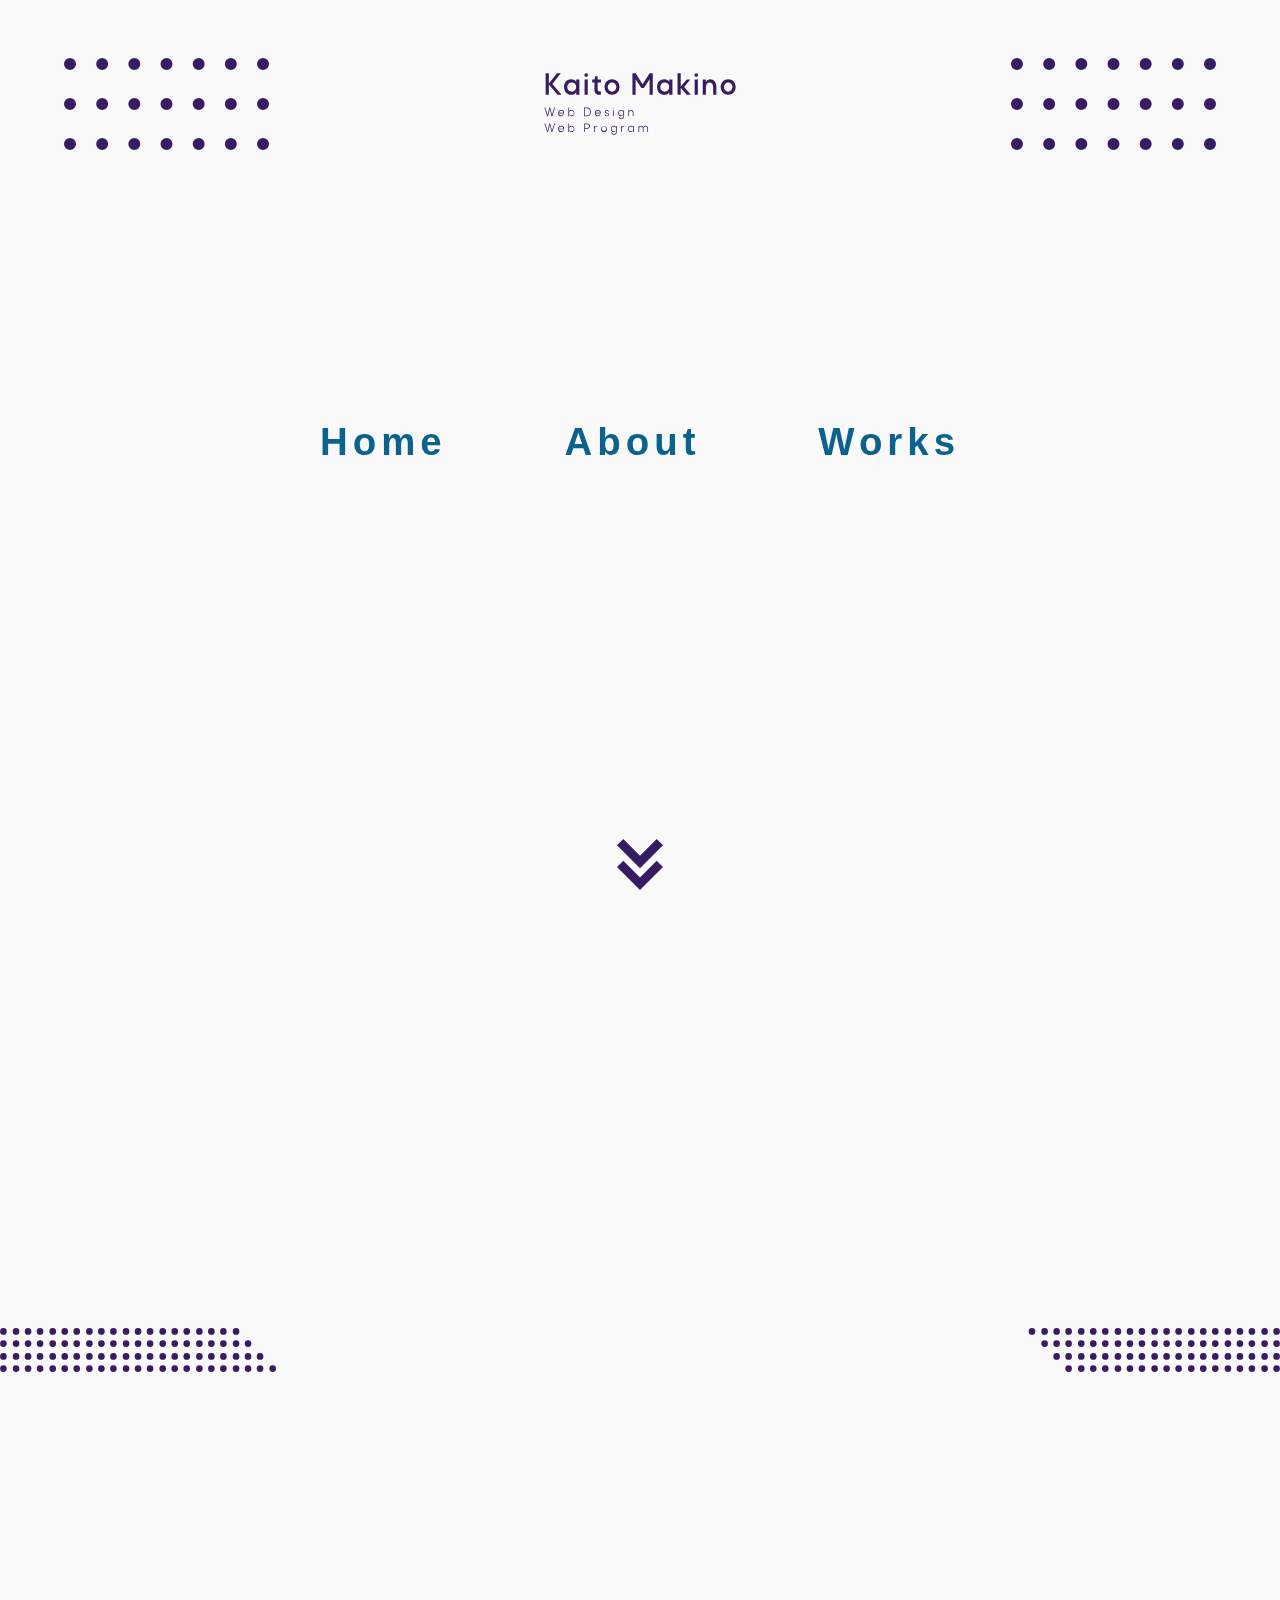
<file: index.html>
<!DOCTYPE html>
<html lang="en">

<head>
    <meta charset="UTF-8">
    <meta http-equiv="X-UA-Compatible" content="IE=edge">
    <meta name="viewport" content="width=device-width, initial-scale=1.0">
    <title>KaitoMakinoPortfolio</title>
    <link rel="stylesheet" href="./style/main.css">
    <link href="https://unpkg.com/aos@2.3.1/dist/aos.css" rel="stylesheet">
</head>

<body>
    <div id="homeHeader">
        <div class="headerIconBox">
            <img src="./icon/headerSideItem.svg" alt="" class="headerSideItem headerSideItemLeft">
            <img src="./icon/logo.svg" alt="headerLogo" id="headerLogo">
            <img src="./icon/headerSideItem.svg" alt="" class="headerSideItem headerSideItemRight">
        </div>
        <div id="headerNav">
            <a href="./index.html" data-aos="fade-right" data-aos-delay="700">
                <h1>Home</h1>
            </a>
            <a href="./about.html" data-aos="fade-down" data-aos-delay="500">
                <h1>About</h1>
            </a>
            <a href="./work.html" data-aos="fade-left" data-aos-delay="900">
                <h1>Works</h1>
            </a>
        </div>
        <img src="./icon/scrollIcon.svg" alt="scrollIcon" id="scrollIcon">
    </div>

    <div id="skill">
        <img src="./icon/skillSideItem.svg" alt="skillSideItem" class="skillSideItem">
        <div id="skillContent">
            <div id="skillCodingBox" class="skillContentBox">
                <div class="skillIconBox" data-aos="fade-right">
                    <img src="./icon/codingIcon.svg" alt="csrollIcon" id="skillCodingIcon" class="skillIcon">
                    <h2>Coding</h2>
                </div>
                <table class="skillTable skillTableCoding">
                    <tr class="skillTableContent" data-aos-anchor=".skillIconBox" data-aos="fade-right" data-aos-delay="200">
                        <td class="skillName">
                            <h3>HTML</h3>
                        </td>
                        <td class="skillScore">
                            <p>4 / 5</p>
                        </td>
                    </tr>
                    <tr class="skillTableContent" data-aos-anchor=".skillIconBox" data-aos="fade-right" data-aos-delay="300">
                        <td class="skillName">
                            <h3>CSS</h3>
                        </td>
                        <td class="skillScore">
                            <p>3 / 5</p>
                        </td>
                    </tr>
                    <tr class="skillTableContent" data-aos-anchor=".skillIconBox" data-aos="fade-right" data-aos-delay="400">
                        <td class="skillName">
                            <h3>JQuery</h3>
                        </td>
                        <td class="skillScore">
                            <p>1 / 5</p>
                        </td>
                    </tr>
                    <tr class="skillTableContent" data-aos-anchor=".skillIconBox" data-aos="fade-right" data-aos-delay="500">
                        <td class="skillName">
                            <h3>SCSS</h3>
                        </td>
                        <td class="skillScore">
                            <p>3 / 5</p>
                        </td>
                    </tr>
                </table>
            </div>
            <div id="skillDesignBox" class="skillContentBox">
                <div class="skillIconBox" data-aos="fade-left">
                    <img src="./icon/designIcon.svg" alt="" id="skillDesignIcon" class="skillIcon">
                    <h2>Design</h2>
                </div>
                <table class="skillTable skillTableDesign">
                    <tr class="skillTableContent" data-aos-anchor=".skillIconBox" data-aos="fade-left" data-aos-delay="200">
                        <td class="skillName">
                            <h3>Photoshop</h3>
                        </td>
                        <td class="skillScore">
                            <p>2 / 5</p>
                        </td>
                    </tr>
                    <tr class="skillTableContent" data-aos-anchor=".skillIconBox" data-aos="fade-left" data-aos-delay="300">
                        <td class="skillName">
                            <h3>Illustrator</h3>
                        </td>
                        <td class="skillScore">
                            <p>3 / 5</p>
                        </td>
                    </tr>
                    <tr class="skillTableContent" data-aos-anchor=".skillIconBox" data-aos="fade-left" data-aos-delay="400">
                        <td class="skillName">
                            <h3>Xd</h3>
                        </td>
                        <td class="skillScore">
                            <p>4 / 5</p>
                        </td>
                    </tr>
                </table>
            </div>
        </div>
    </div>

    <script src="https://code.jquery.com/jquery-3.5.1.min.js"></script>
    <script src="./js/anime.min.js"></script>
    <script src="https://unpkg.com/aos@2.3.1/dist/aos.js"></script>
    <script src="./js/main.js"></script>
    <script>AOS.init();</script>
</body>

</html>
</file>
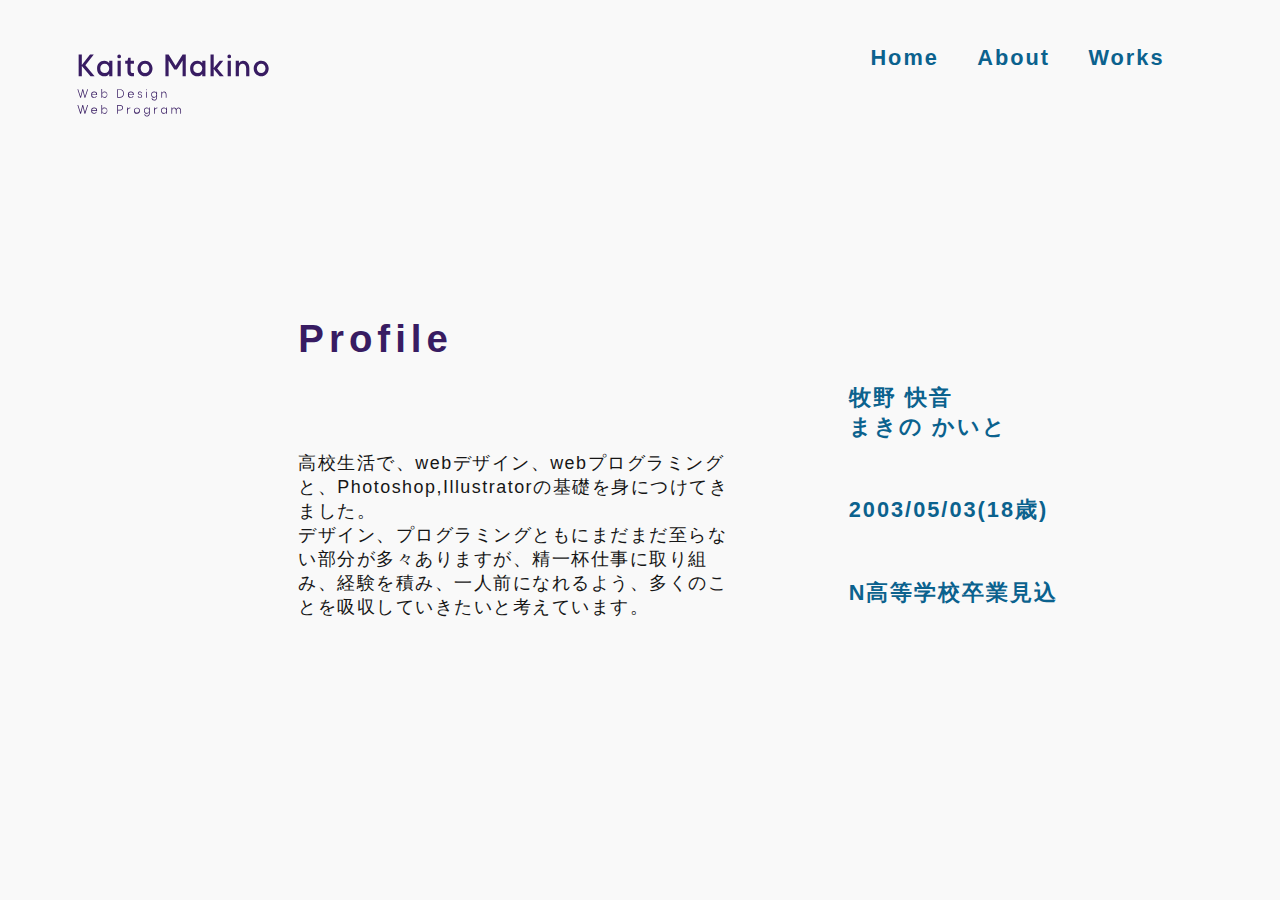
<file: about.html>
<!DOCTYPE html>
<html lang="en">

<head>
    <meta charset="UTF-8">
    <meta http-equiv="X-UA-Compatible" content="IE=edge">
    <meta name="viewport" content="width=device-width, initial-scale=1.0">
    <title>About</title>
    <link rel="stylesheet" href="./style/main.css">
</head>

<body>
    <div class="header">
        <img src="./icon/logo.svg" class="logo">
        <div class="nav">
            <a href="./index.html"><h3>Home</h3></a>
            <a href="./about.html"><h3>About</h3></a>
            <a href="./work.html"><h3>Works</h3></a>
        </div>
    </div>
    <div id="aboutMainContent">
        <div id="aboutTextBox">
            <div Id="aboutText">
                <h1>Profile</h1>
                <p>高校生活で、webデザイン、webプログラミングと、Photoshop,Illustratorの基礎を身につけてきました。<br>デザイン、プログラミングともにまだまだ至らない部分が多々ありますが、精一杯仕事に取り組み、経験を積み、一人前になれるよう、多くのことを吸収していきたいと考えています。</p>
            </div>
            <div id="aboutSkill">
                <h3>牧野 快音<br>まきの かいと</h3>
                <h3>2003/05/03(18歳)</h3>
                <h3>N高等学校卒業見込</h3>
            </div>
        </div>
    </div>

    <script src="https://code.jquery.com/jquery-3.5.1.min.js"></script>
    <script src="./js/anime.min.js"></script>
    <script src="https://unpkg.com/aos@2.3.1/dist/aos.js"></script>
    <script src="./js/main.js"></script>
    <script>AOS.init();</script>
</body>

</html>
</file>
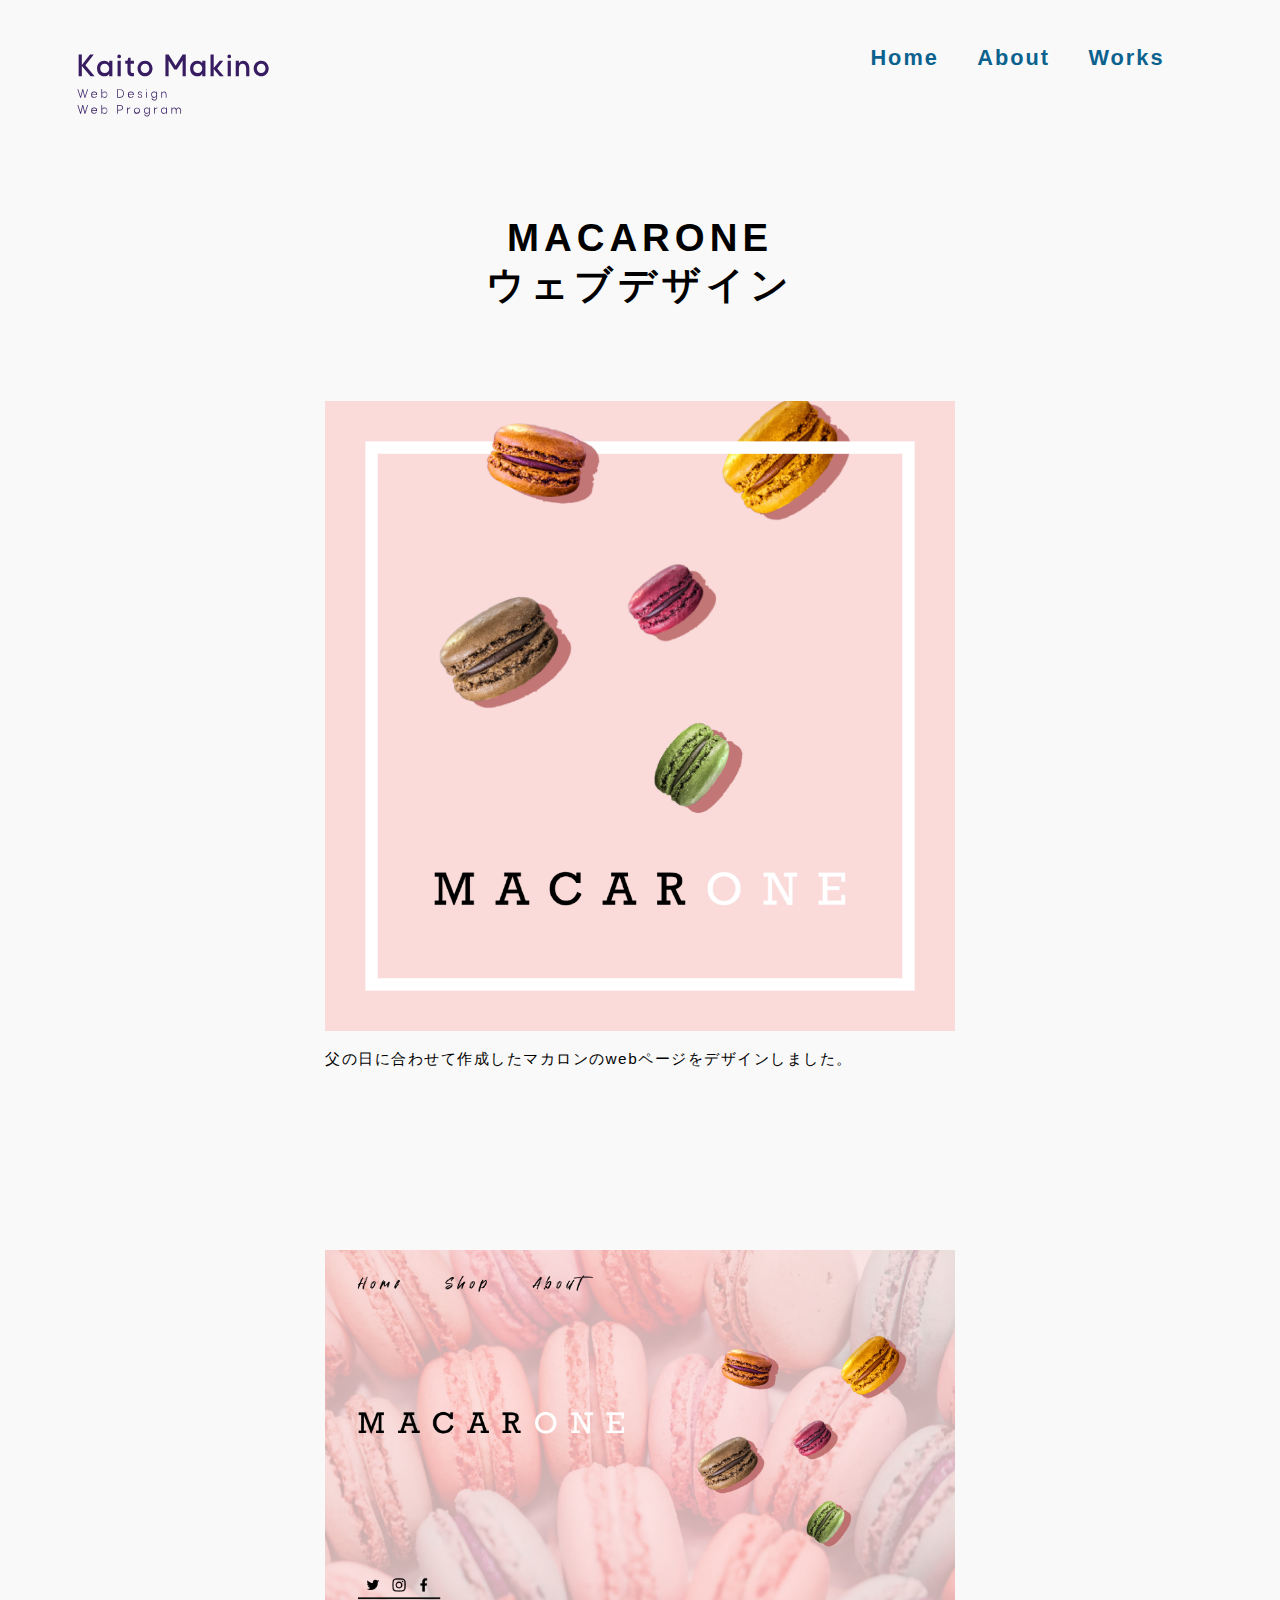
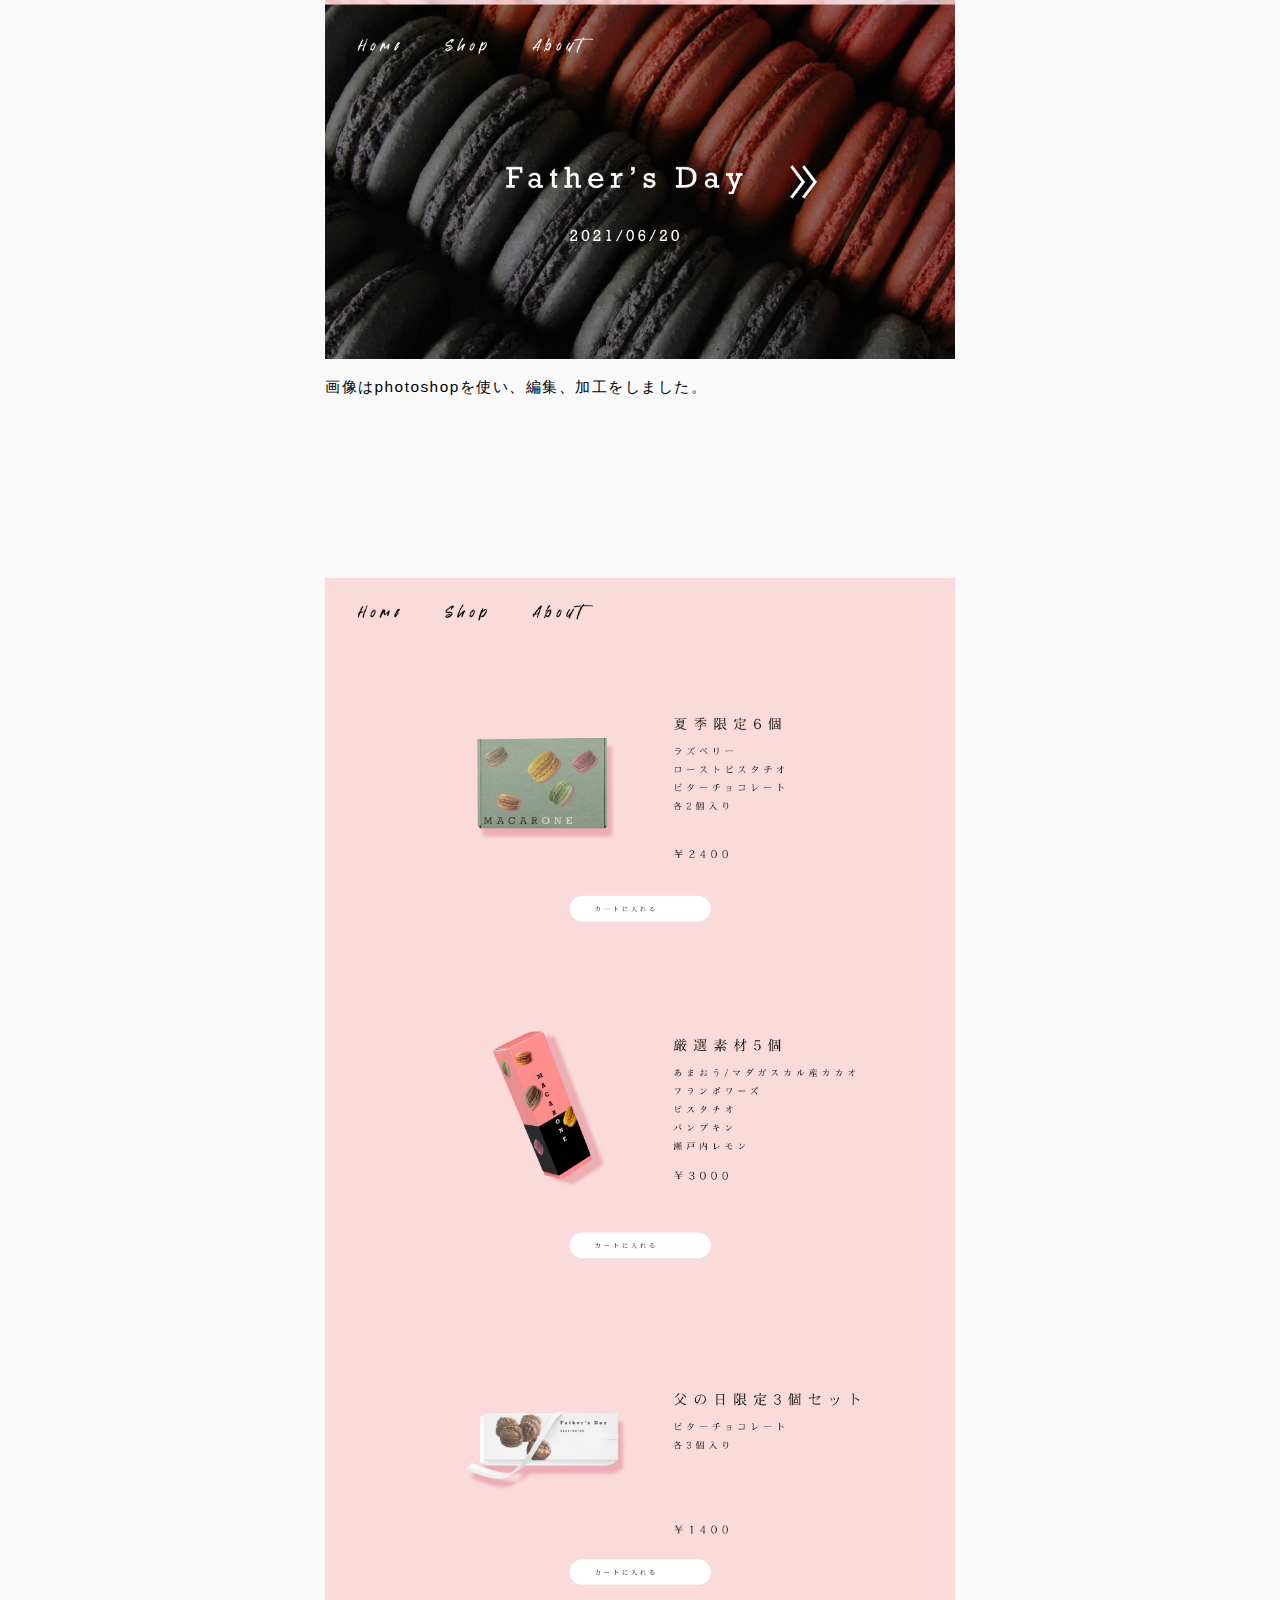
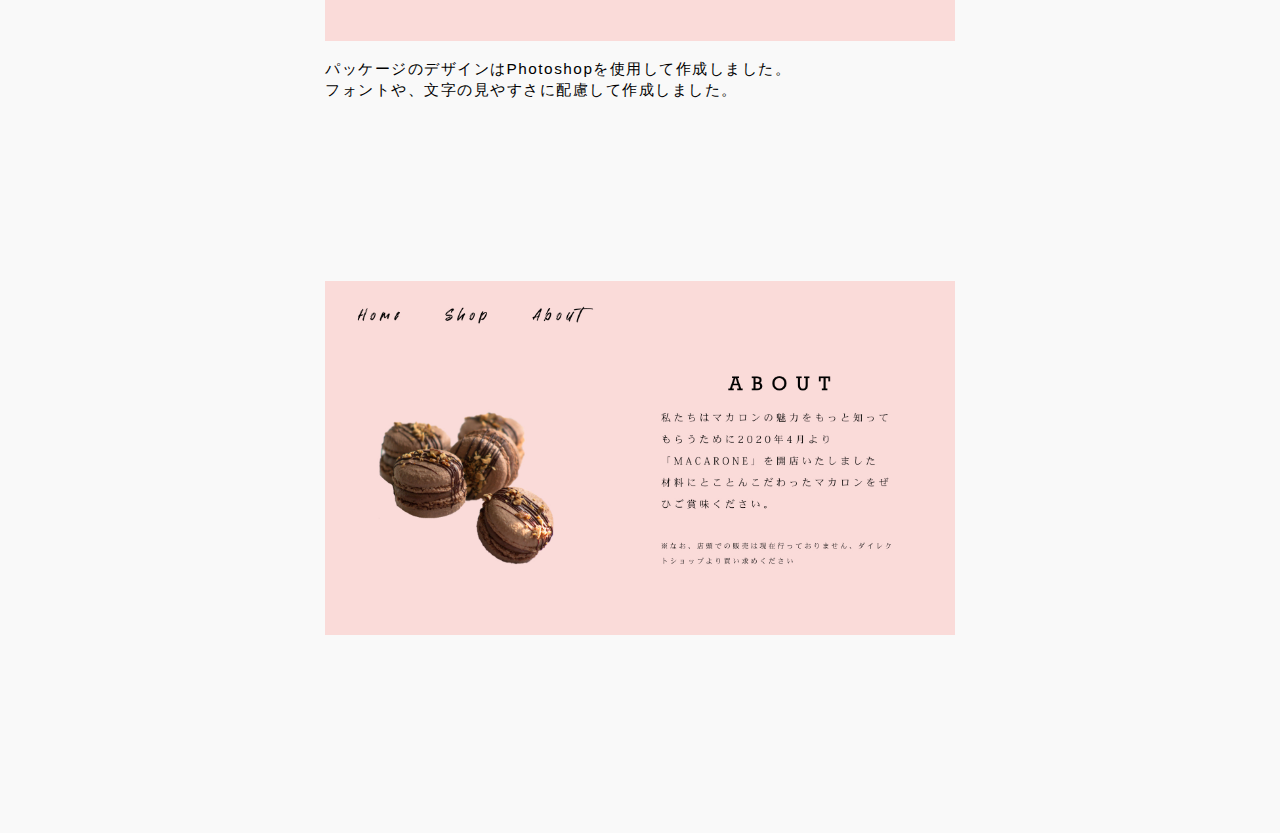
<file: works/macaroneWeb.html>
<!DOCTYPE html>
<html lang="en">
<head>
    <meta charset="UTF-8">
    <meta http-equiv="X-UA-Compatible" content="IE=edge">
    <meta name="viewport" content="width=device-width, initial-scale=1.0">
    <title>macaroneWeb</title>
    <link rel="stylesheet" href="../style/main.css">
    <link rel="stylesheet" href="../style/work.css">
    <link href="https://unpkg.com/aos@2.3.1/dist/aos.css" rel="stylesheet">
</head>
<body>
    <div id="worksHeader" class="header">
        <img src="../icon/logo.svg" class="logo">
        <div class="nav">
            <a href="../index.html">
                <h3>Home</h3>
            </a>
            <a href="../about.html">
                <h3>About</h3>
            </a>
            <a href="../work.html">
                <h3>Works</h3>
            </a>
        </div>
    </div>

    <div class="workTitle">
        <h1>MACARONE<br>ウェブデザイン</h1>
    </div>

    <div class="workContentBox">
        <img src="../image/macaroneWeb/macaroneWebIcon.jpg" alt="cosmePoster" class="workImage">
        <div class="textBox">
            <h2></h2>
            <p>父の日に合わせて作成したマカロンのwebページをデザインしました。</p>
        </div>
    </div>

    <div class="workContentBox">
        <img src="../image/macaroneWeb/macaroneWeb1.jpg" alt="cosmePoster" class="workImage">
        <div class="textBox">
            <h2></h2>
            <p>画像はphotoshopを使い、編集、加工をしました。</p>
        </div>
    </div>

    <div class="workContentBox">
        <img src="../image/macaroneWeb/macaroneWeb2.jpg" alt="cosmePoster" class="workImage">
        <div class="textBox">
            <h2></h2>
            <p>パッケージのデザインはPhotoshopを使用して作成しました。<br>フォントや、文字の見やすさに配慮して作成しました。</p>
        </div>
    </div>

    <div class="workContentBox">
        <img src="../image/macaroneWeb/macaroneWeb3.jpg" alt="cosmePoster" class="workImage">
        <div class="textBox">
            <h2></h2>
            <p></p>
        </div>
    </div>
</body>
</html>
</file>
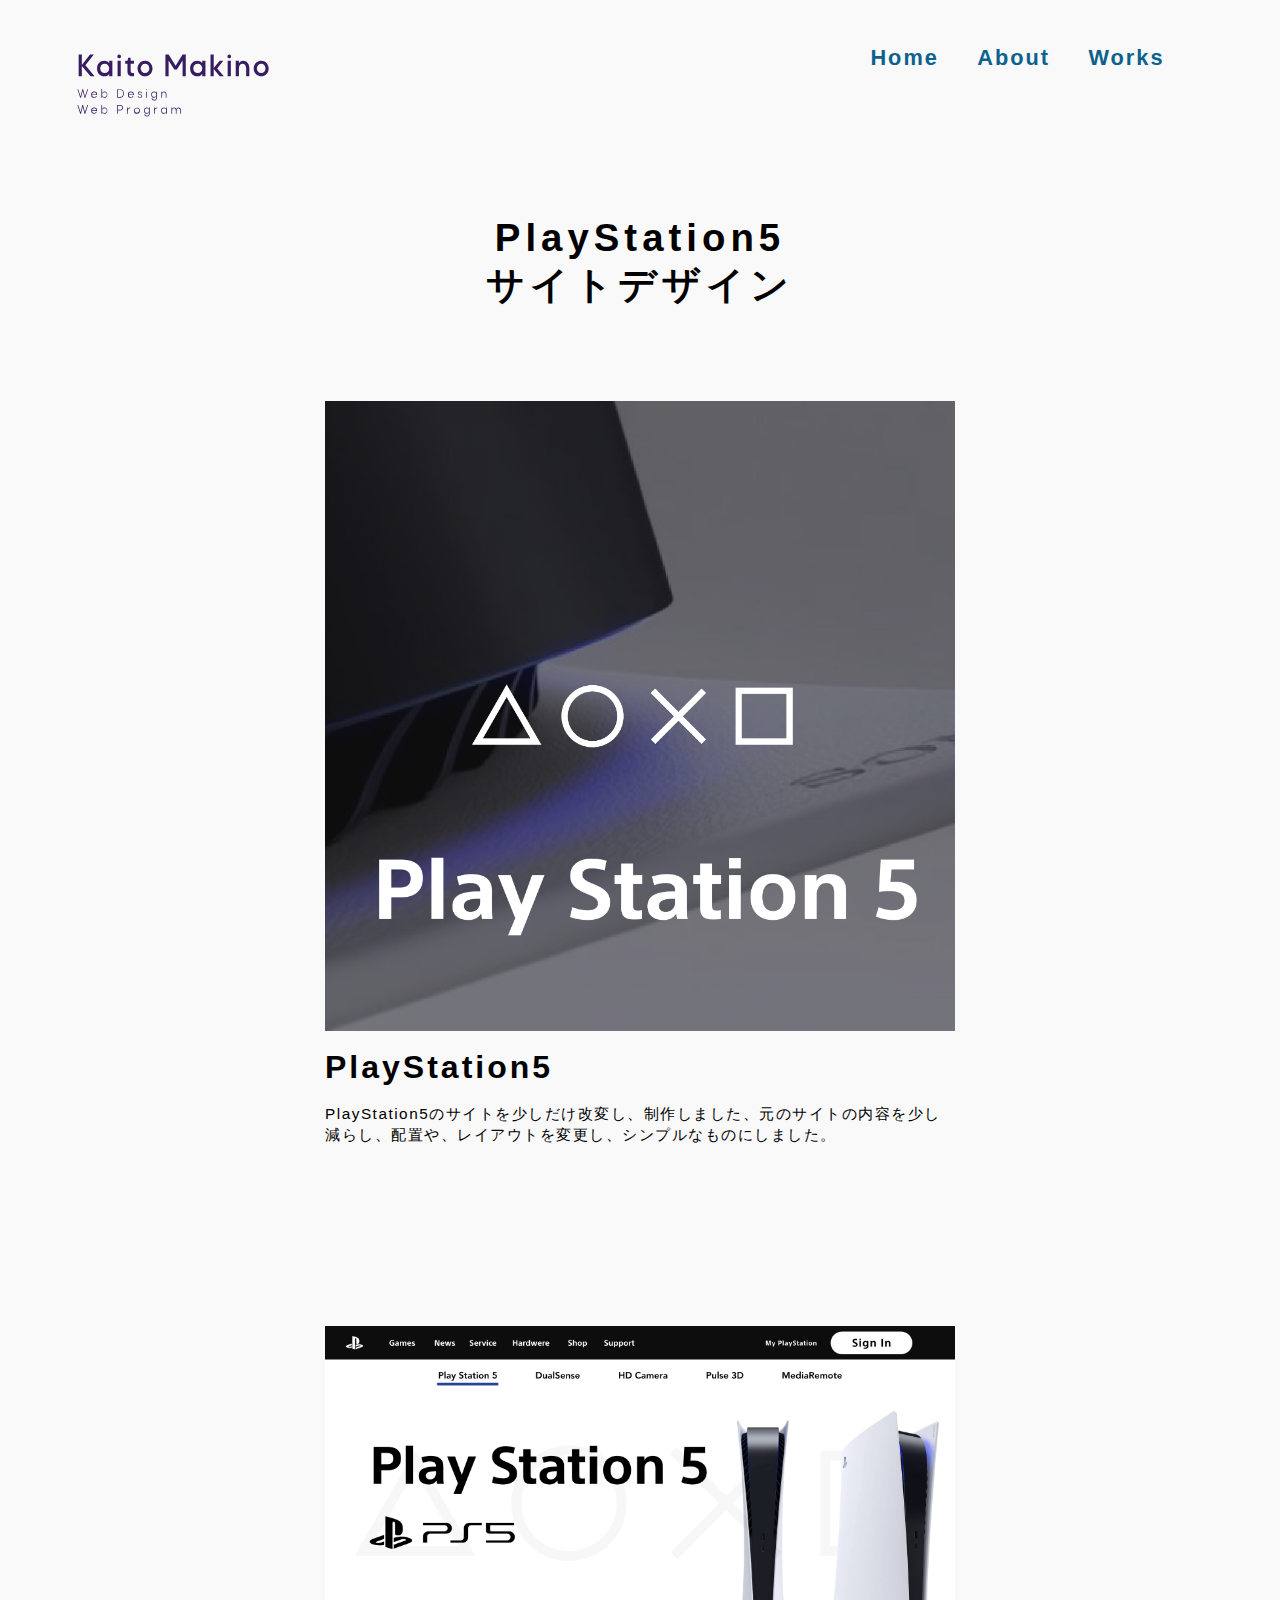
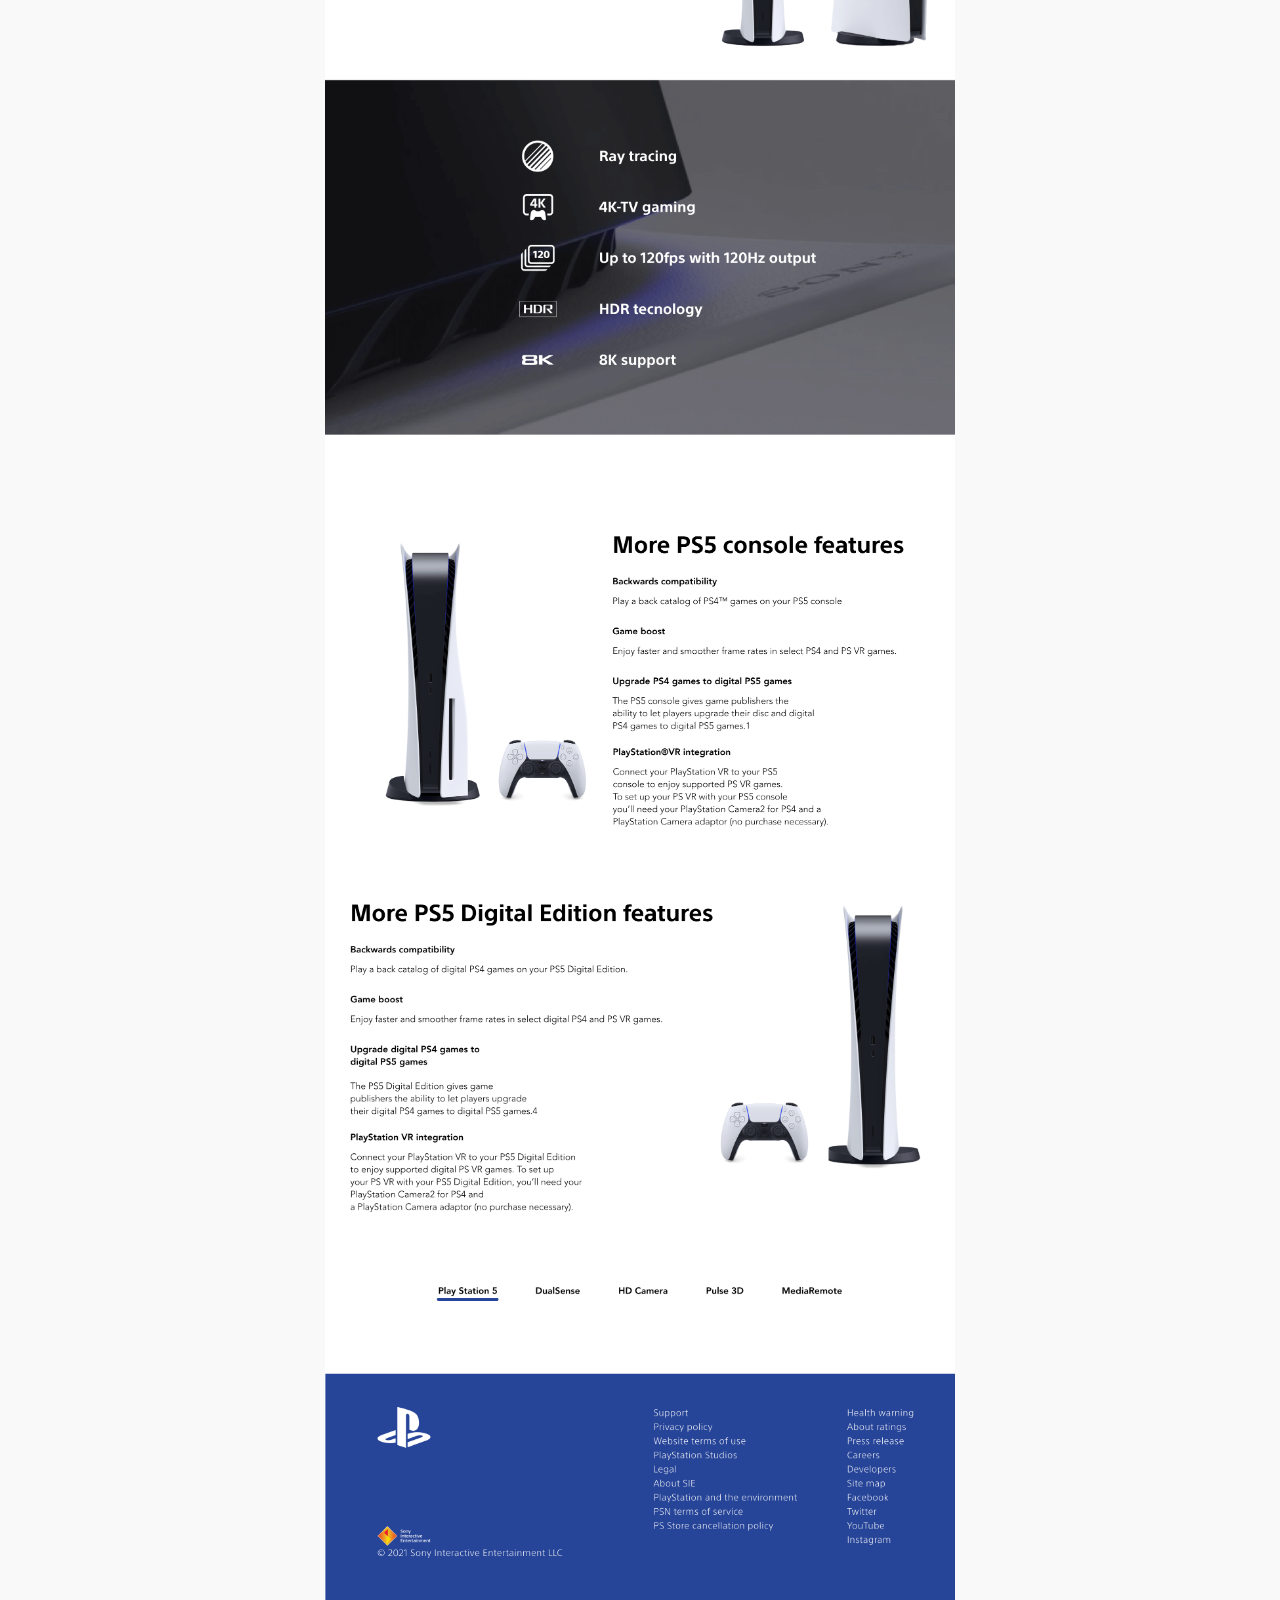
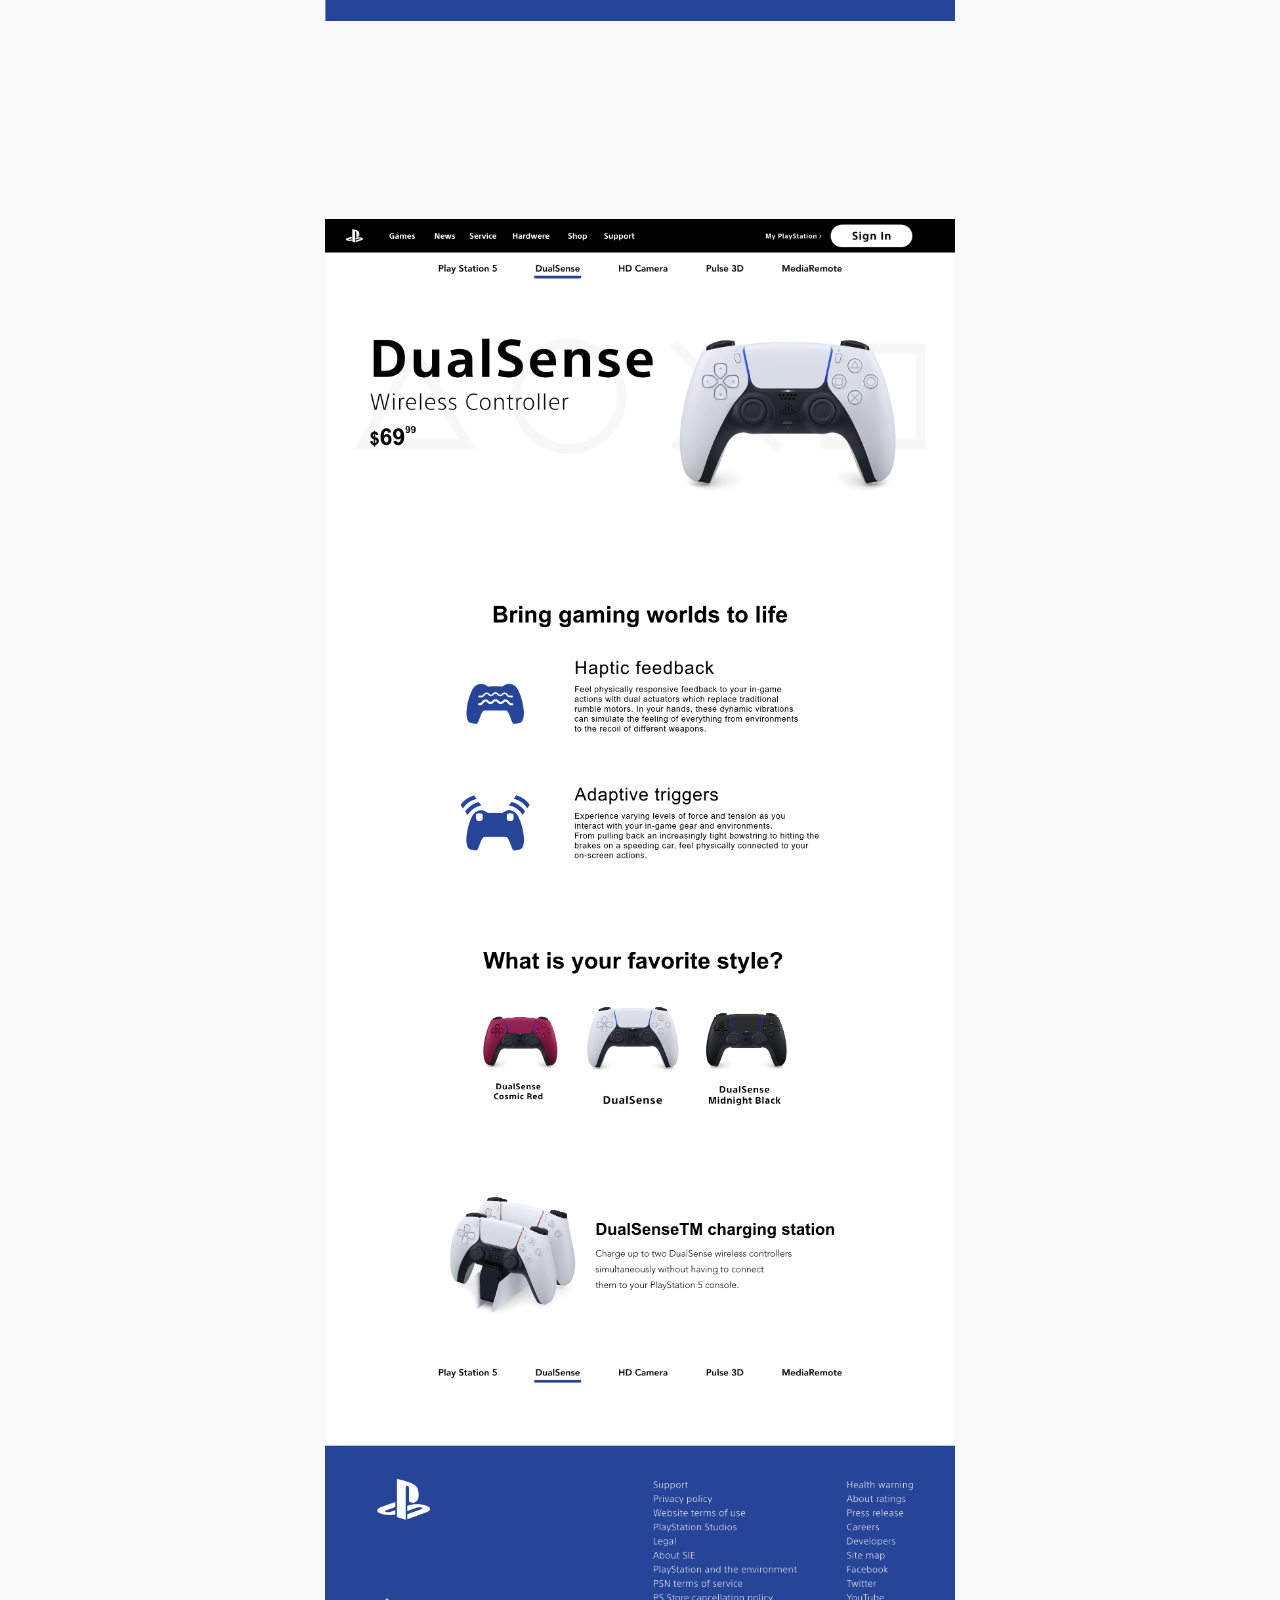
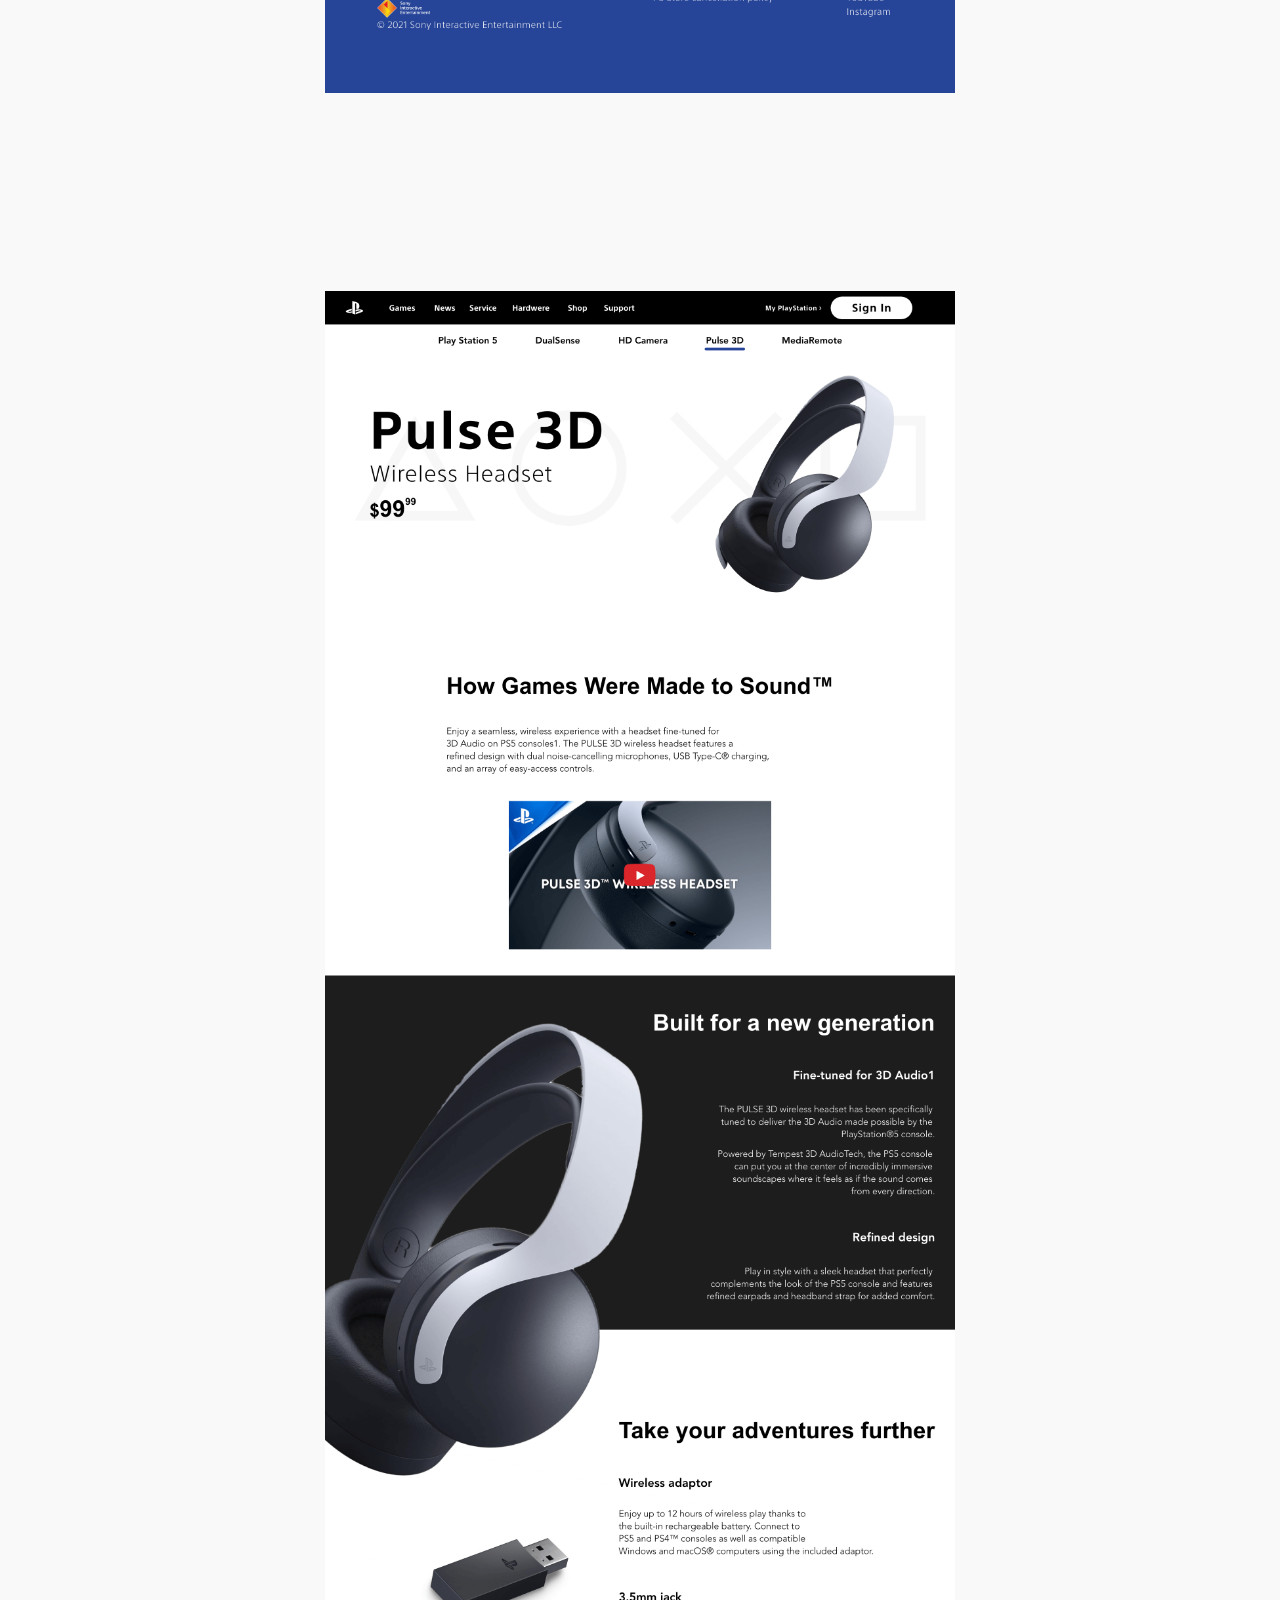
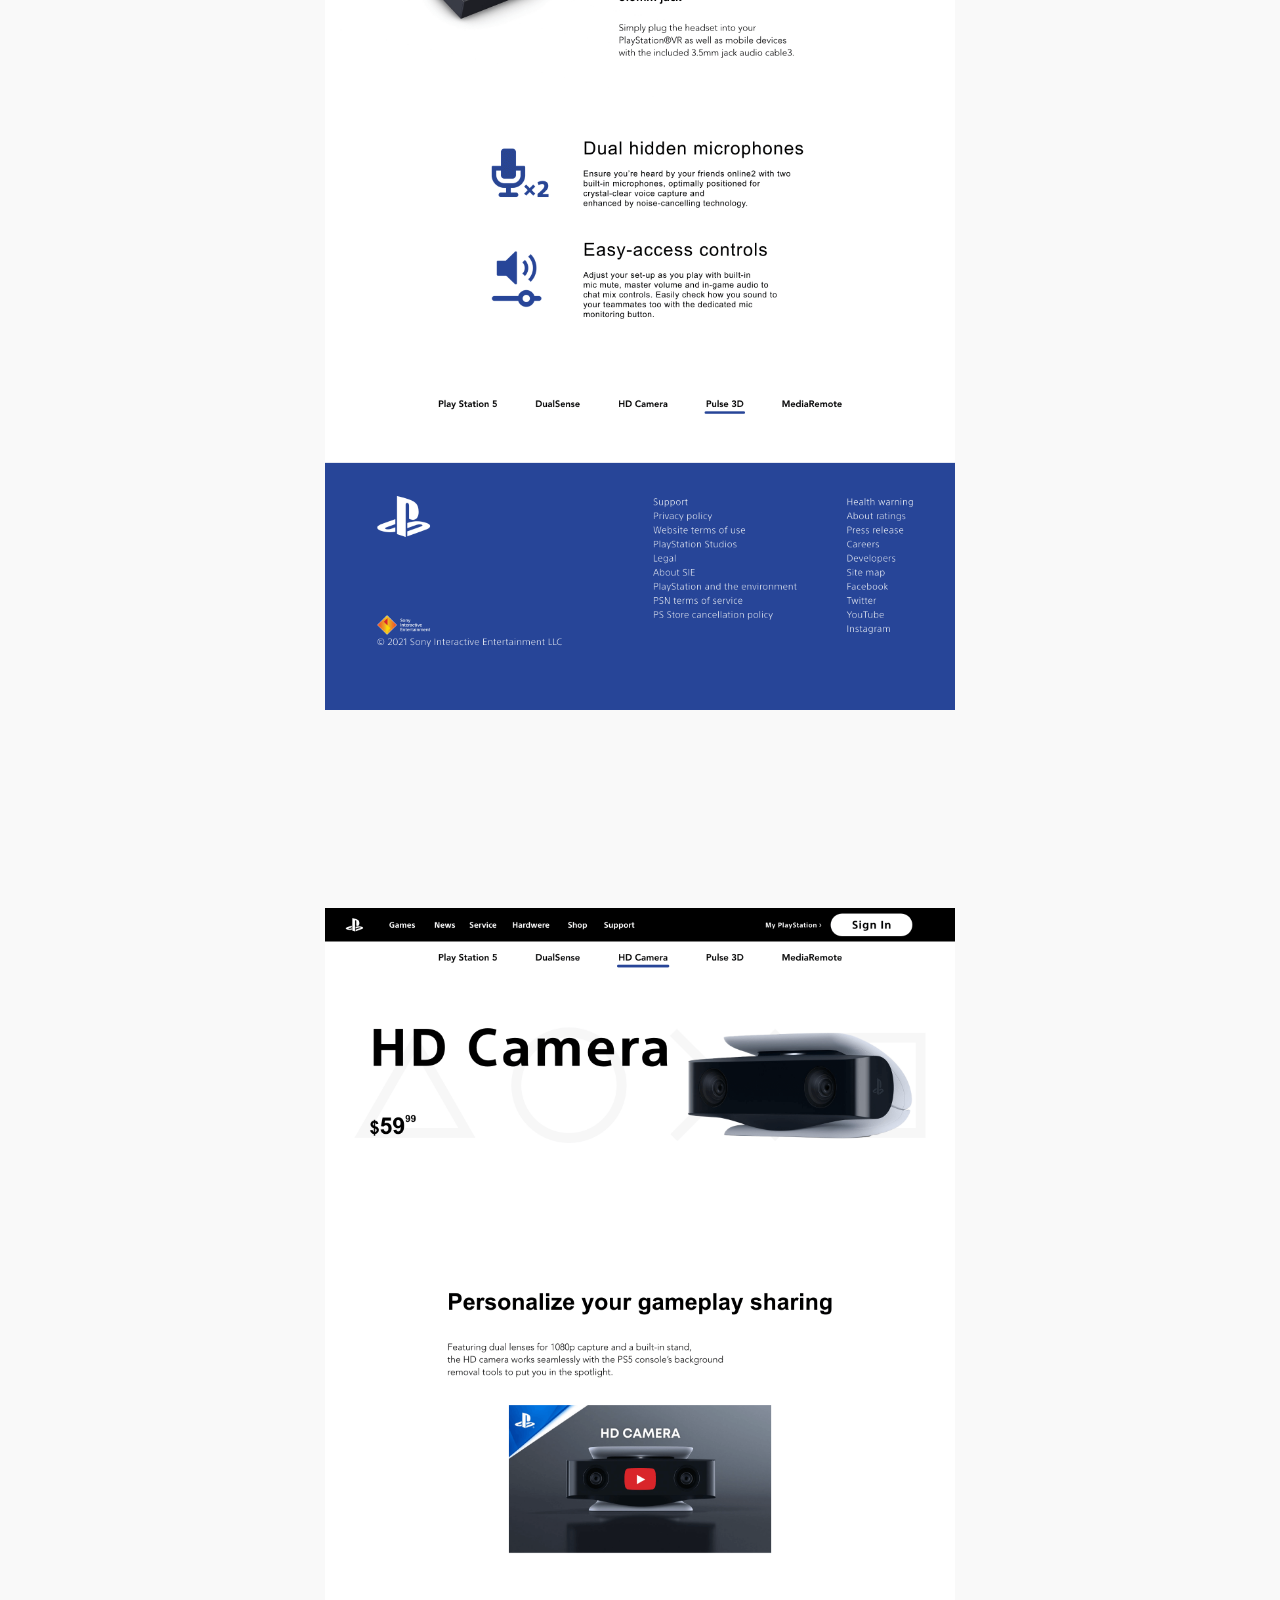
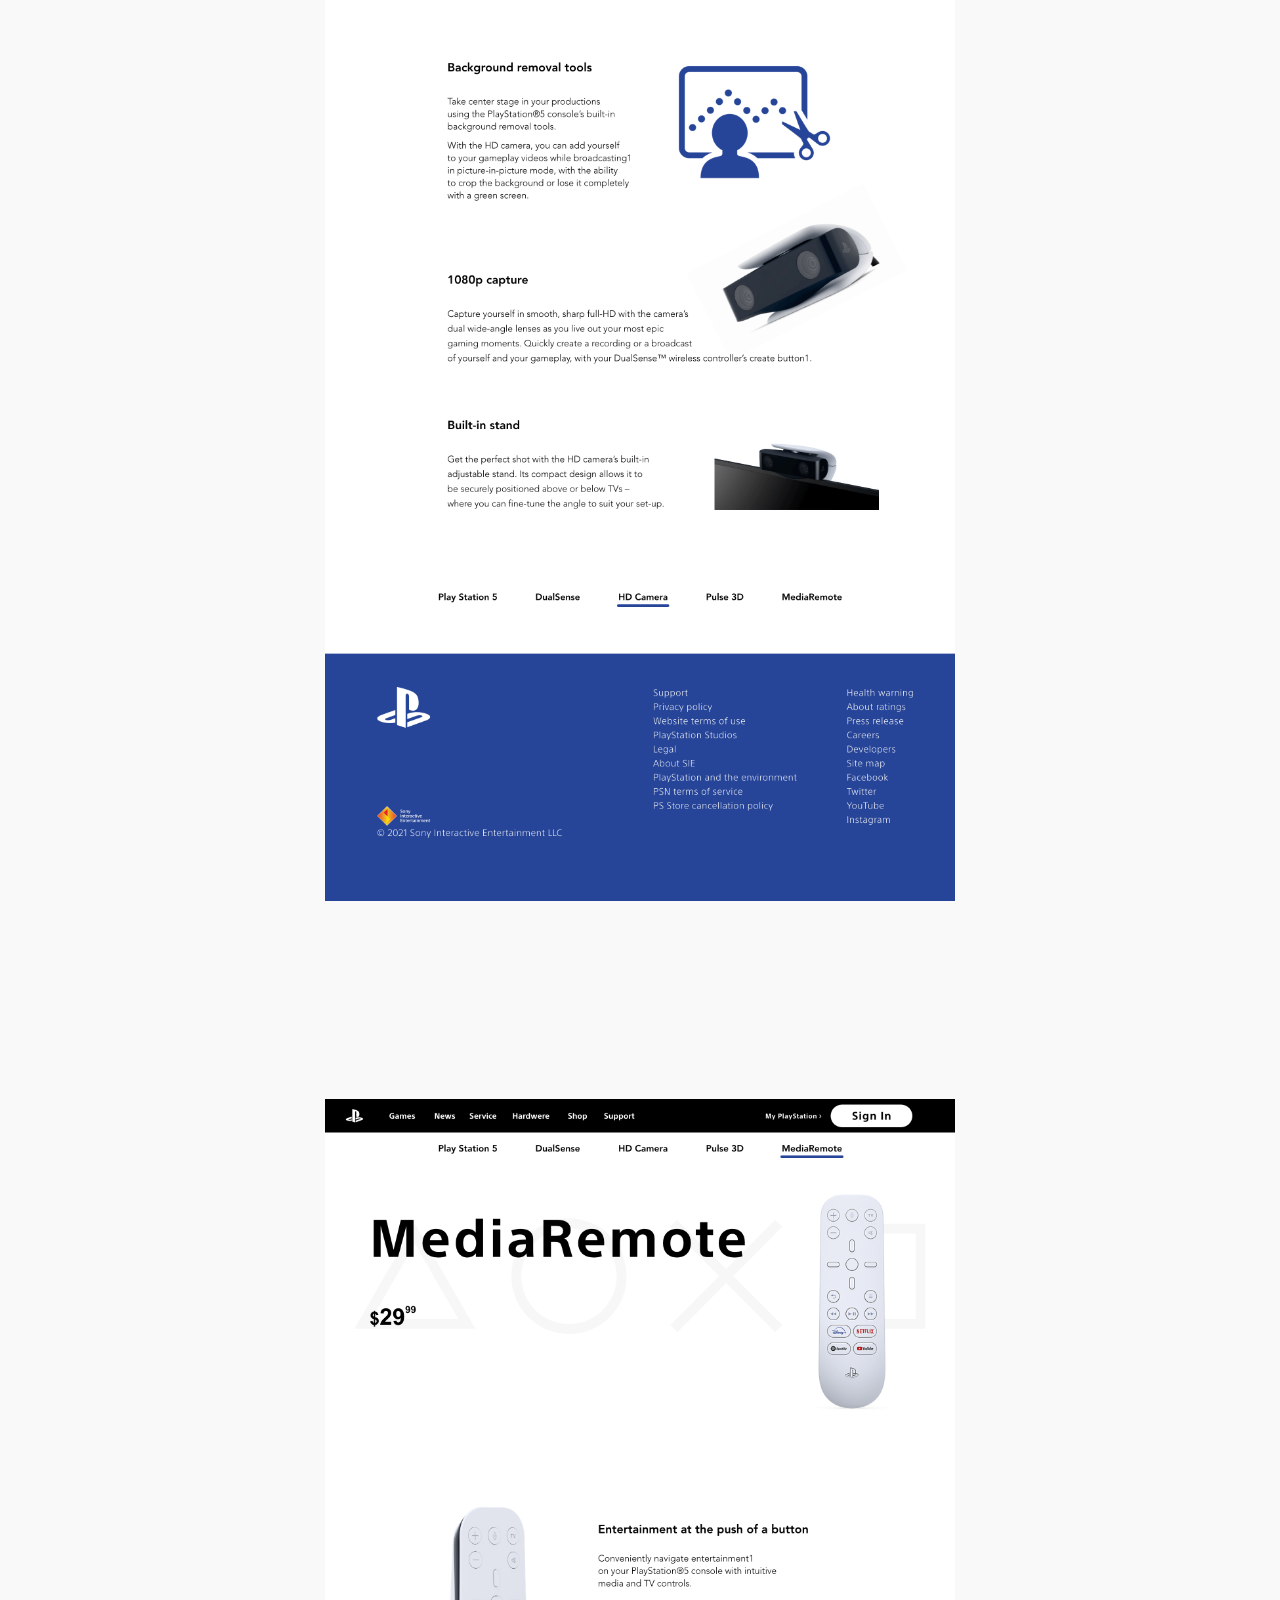
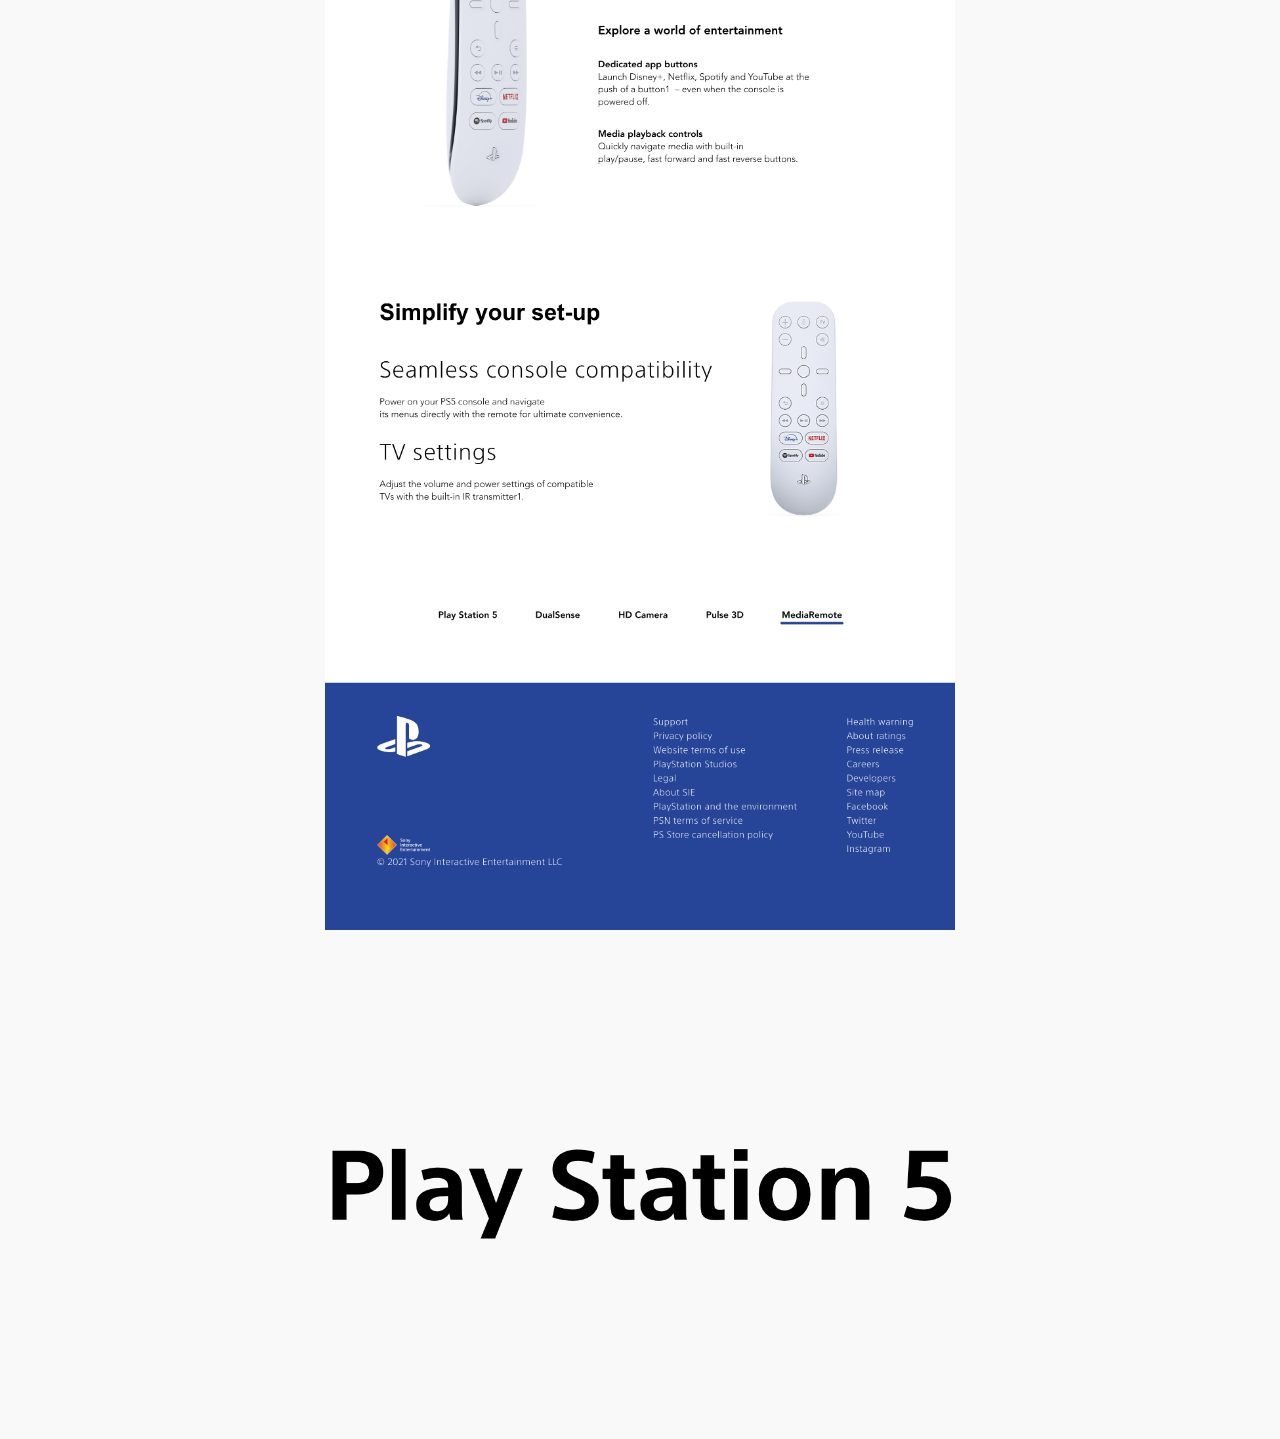
<file: works/ps5Web.html>
<!DOCTYPE html>
<html lang="en">
<head>
    <meta charset="UTF-8">
    <meta http-equiv="X-UA-Compatible" content="IE=edge">
    <meta name="viewport" content="width=device-width, initial-scale=1.0">
    <title>PlayStation5Web</title>
    <link rel="stylesheet" href="../style/main.css">
    <link rel="stylesheet" href="../style/work.css">
    <link href="https://unpkg.com/aos@2.3.1/dist/aos.css" rel="stylesheet">
</head>
<body>
    <div id="worksHeader" class="header">
        <img src="../icon/logo.svg" class="logo">
        <div class="nav">
            <a href="../index.html">
                <h3>Home</h3>
            </a>
            <a href="../about.html">
                <h3>About</h3>
            </a>
            <a href="../work.html">
                <h3>Works</h3>
            </a>
        </div>
    </div>

    <div class="workTitle">
        <h1>PlayStation5<br>サイトデザイン</h1>
    </div>

    <div class="workContentBox">
        <img src="../image/ps5Web/ps5WebIcon.png" alt="cosmePoster" class="workImage">
        <div class="textBox">
            <h2>PlayStation5</h2>
            <p>
                PlayStation5のサイトを少しだけ改変し、制作しました、元のサイトの内容を少し減らし、配置や、レイアウトを変更し、シンプルなものにしました。
            </p>
        </div>
    </div>

    <div class="workContentBox">
        <img src="../image/ps5Web/PlayStation5.png" alt="cosmePoster" class="workImage">
        <div class="textBox">
            <h2></h2>
            <p></p>
        </div>
    </div>

    <div class="workContentBox">
        <img src="../image/ps5Web/DualSense.png" alt="cosmePoster" class="workImage">
        <div class="textBox">
            <h2></h2>
            <p></p>
        </div>
    </div>

    <div class="workContentBox">
        <img src="../image/ps5Web/Pulse3D.png" alt="cosmePoster" class="workImage">
        <div class="textBox">
            <h2></h2>
            <p></p>
        </div>
    </div>

    <div class="workContentBox">
        <img src="../image/ps5Web/HDCamera.png" alt="cosmePoster" class="workImage">
        <div class="textBox">
            <h2></h2>
            <p></p>
        </div>
    </div>

    <div class="workContentBox">
        <img src="../image/ps5Web/MediaRemote.png" alt="cosmePoster" class="workImage">
        <div class="textBox">
            <h2></h2>
            <p></p>
        </div>
    </div>

    <div class="workContentBox">
        <img src="../image/ps5Web/Play Station 5.png" alt="cosmePoster" class="workImage">
        <div class="textBox">
            <h2></h2>
            <p></p>
        </div>
    </div>
</body>
</html>
</file>
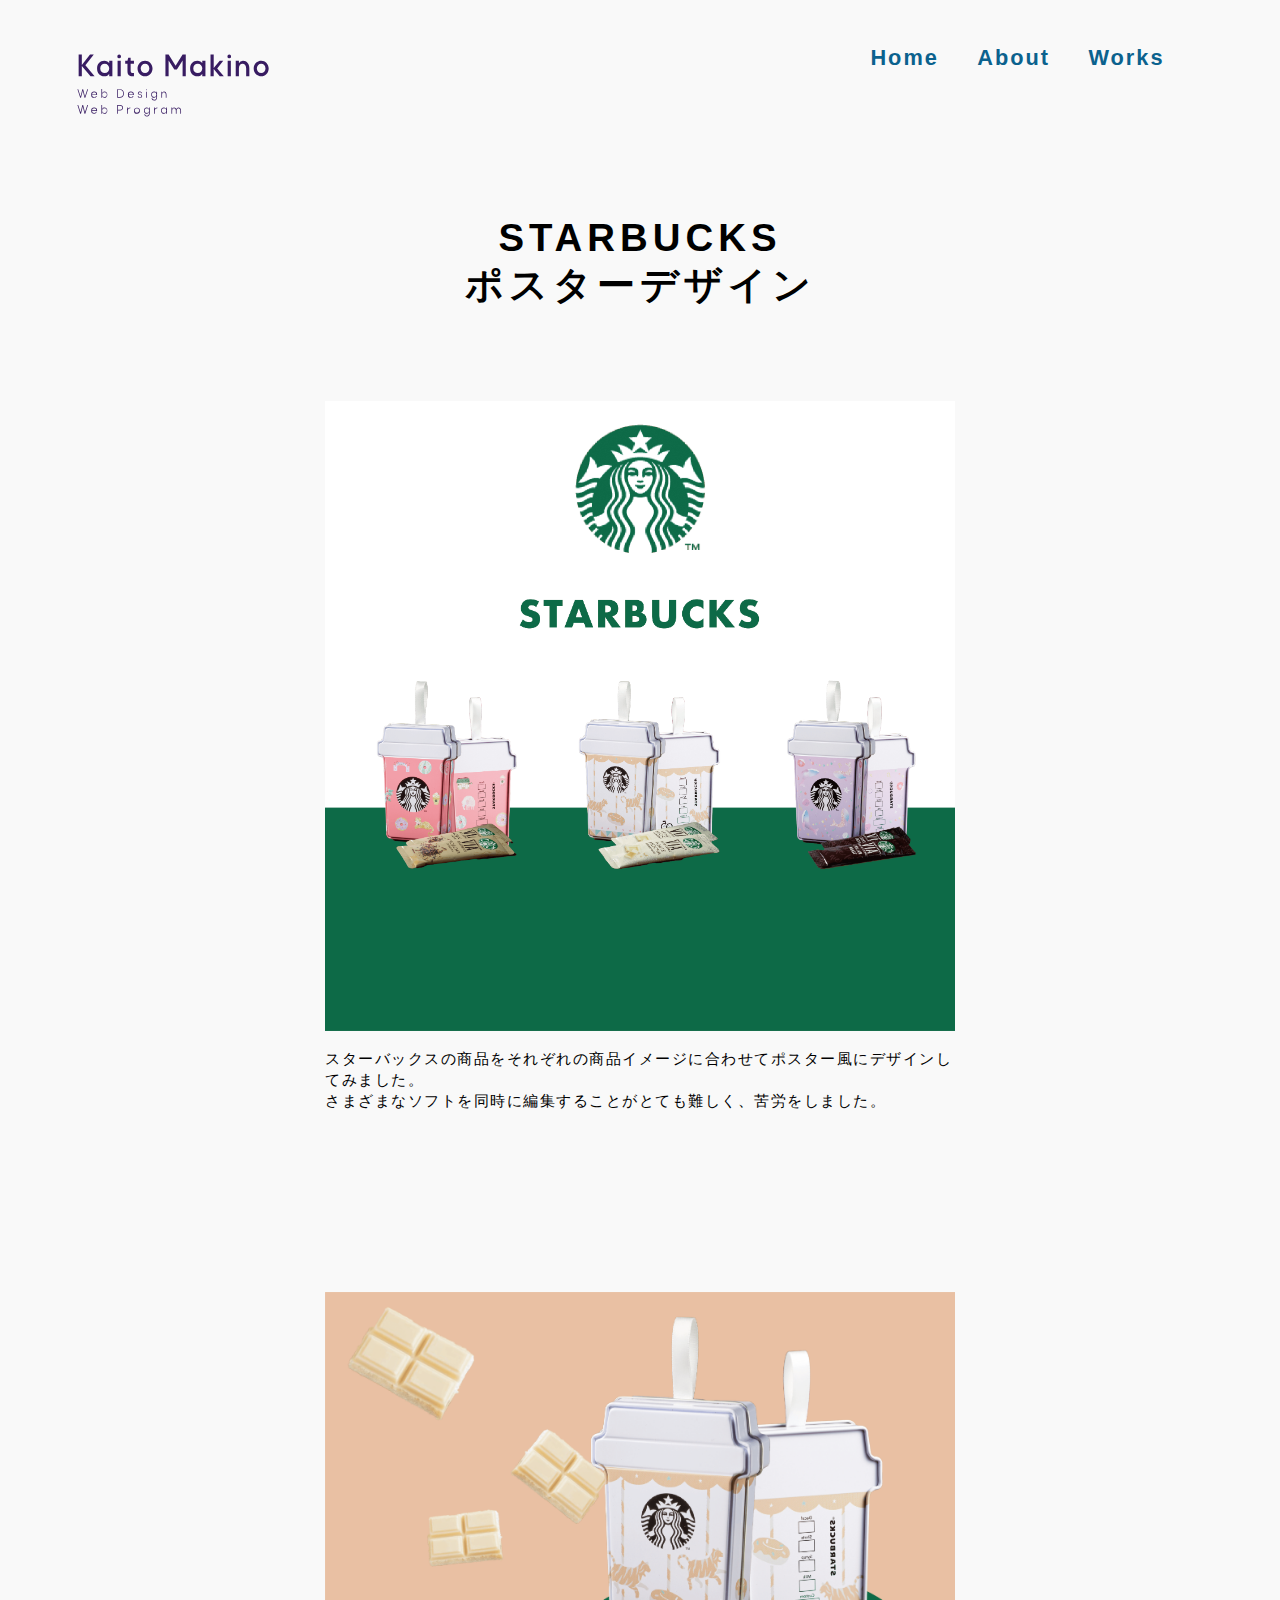
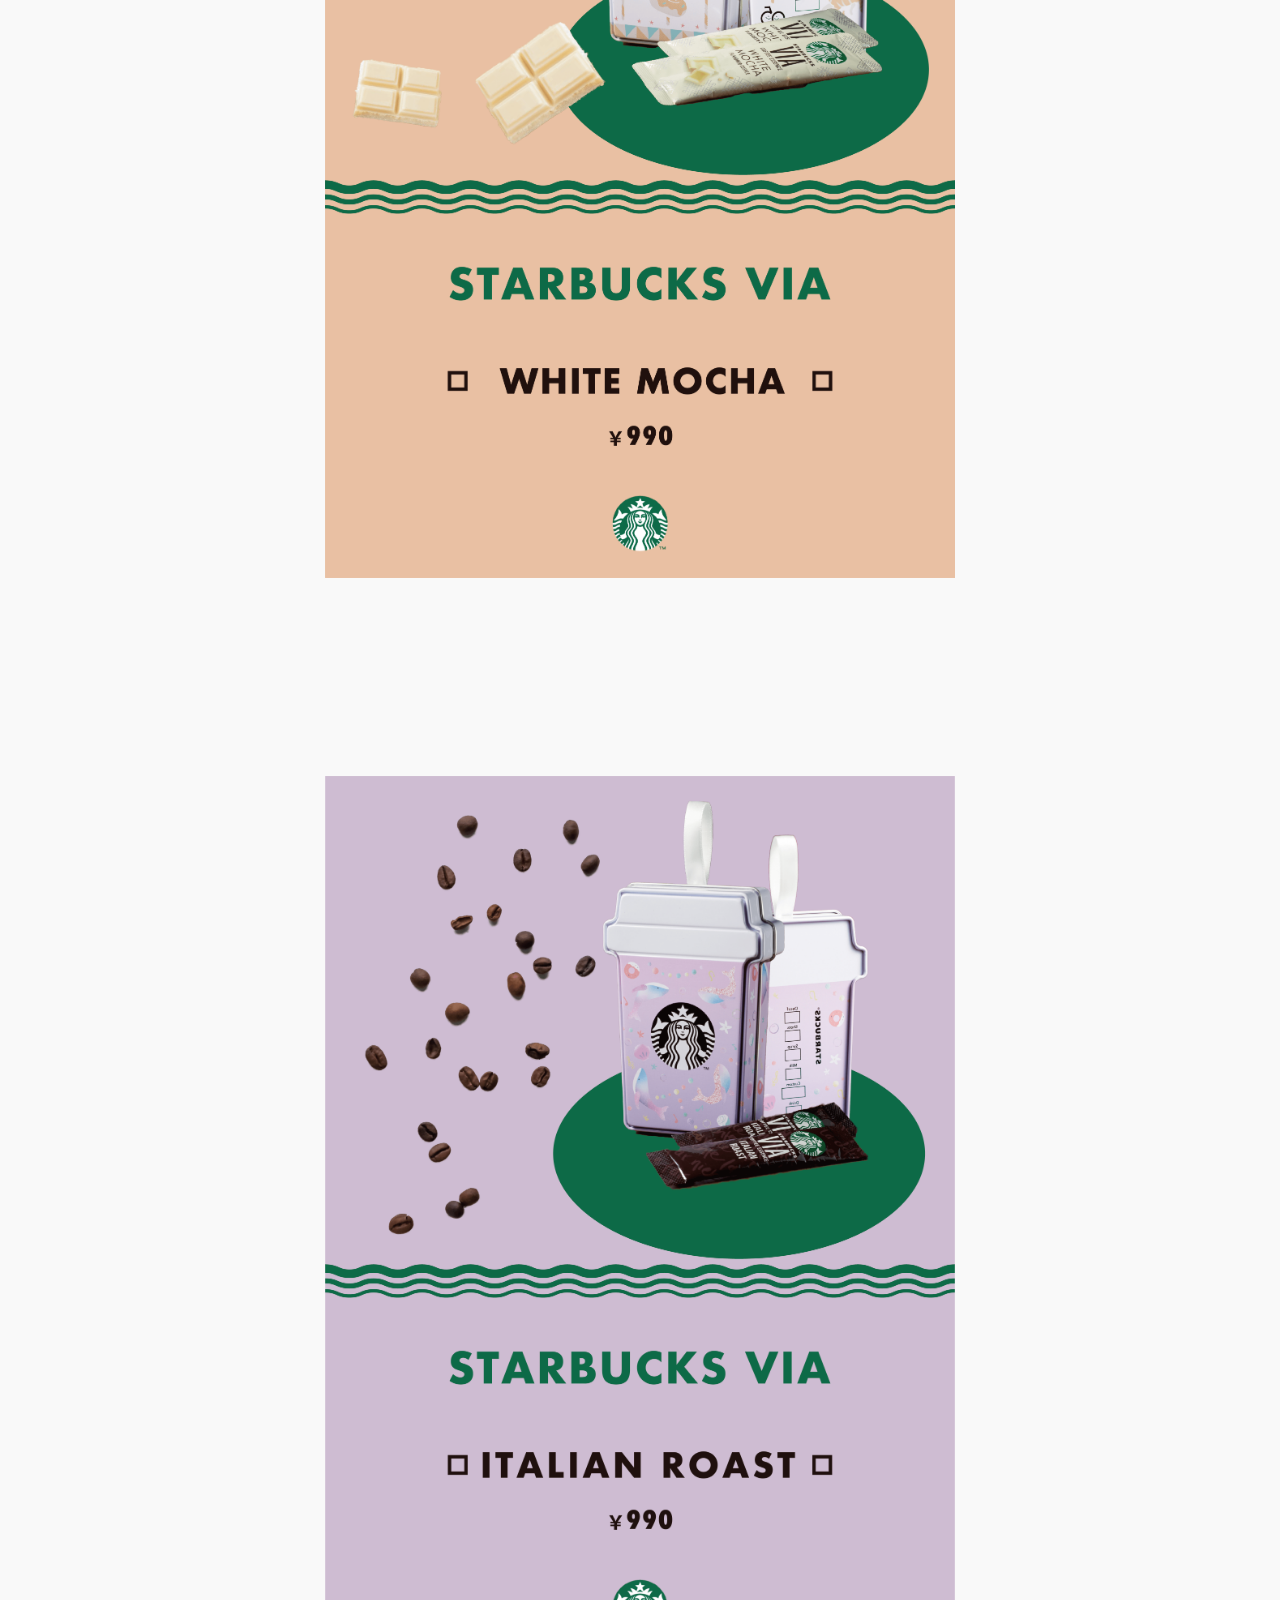
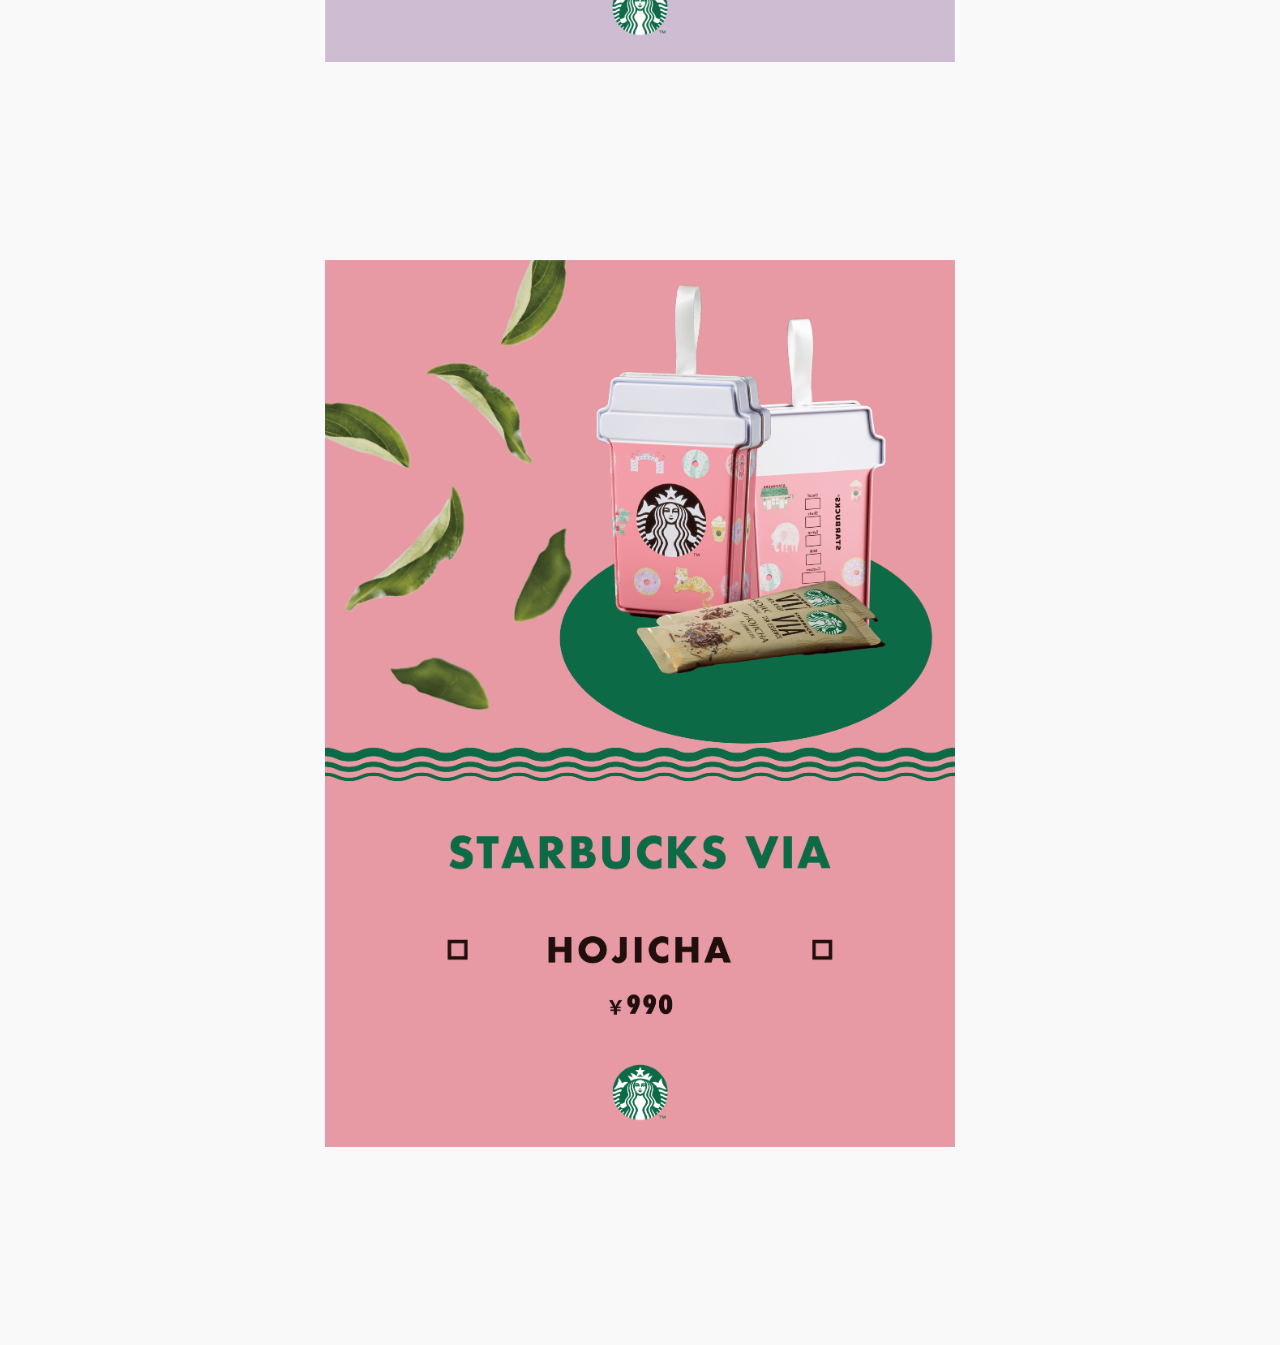
<file: works/starbucksPoster.html>
<!DOCTYPE html>
<html lang="en">

<head>
    <meta charset="UTF-8">
    <meta http-equiv="X-UA-Compatible" content="IE=edge">
    <meta name="viewport" content="width=device-width, initial-scale=1.0">
    <title>starbucksPoster</title>
    <link rel="stylesheet" href="../style/main.css">
    <link rel="stylesheet" href="../style/work.css">
    <link href="https://unpkg.com/aos@2.3.1/dist/aos.css" rel="stylesheet">
</head>

<body>
    <div id="worksHeader" class="header">
        <img src="../icon/logo.svg" class="logo">
        <div class="nav">
            <a href="../index.html">
                <h3>Home</h3>
            </a>
            <a href="../about.html">
                <h3>About</h3>
            </a>
            <a href="../work.html">
                <h3>Works</h3>
            </a>
        </div>
    </div>

    <div class="workTitle">
        <h1>STARBUCKS<br>ポスターデザイン</h1>
    </div>

    <div class="workContentBox">
        <img src="../image/starbucksPoster/starbucksPosterIcon.png" alt="cosmePoster" class="workImage">
        <div class="textBox">
            <h2></h2>
            <p>スターバックスの商品をそれぞれの商品イメージに合わせてポスター風にデザインしてみました。<br>さまざまなソフトを同時に編集することがとても難しく、苦労をしました。</p>
        </div>
    </div>

    <div class="workContentBox">
        <img src="../image/starbucksPoster/starbucksPoster1.png" alt="cosmePoster" class="workImage">
        <div class="textBox">
            <h2></h2>
            <p></p>
        </div>
    </div>

    <div class="workContentBox">
        <img src="../image/starbucksPoster/starbucksPoster2.png" alt="cosmePoster" class="workImage">
        <div class="textBox">
            <h2></h2>
            <p></p>
        </div>
    </div>

    <div class="workContentBox">
        <img src="../image/starbucksPoster/starbucksPoster3.png" alt="cosmePoster" class="workImage">
        <div class="textBox">
            <h2></h2>
            <p></p>
        </div>
    </div>
</body>

</html>
</file>
<file: style/main.css>
h1 {
  font-size: 3vw;
  font-weight: bold;
  letter-spacing: 5px;
}

h2 {
  font-size: 2.3vw;
  font-weight: bold;
  letter-spacing: 3px;
}

h3 {
  font-size: 1.7vw;
  font-weight: bold;
  letter-spacing: 2px;
}

p {
  font-size: 1.4vw;
  font-weight: bold;
  letter-spacing: 1.5px;
}

* {
  padding: 0;
  margin: 0;
}

a {
  text-decoration: none;
  color: #0b628e;
}

body {
  background: #f9f9f9;
  font-family: helvetica;
  width: 100vw;
}

#homeHeader {
  position: relative;
  height: 100vh;
  width: 90vw;
  margin: 0 auto;
  overflow: hidden;
}

#homeHeader .headerIconBox {
  display: -webkit-box;
  display: -ms-flexbox;
  display: flex;
  -webkit-box-pack: justify;
      -ms-flex-pack: justify;
          justify-content: space-between;
  padding-top: 5%;
}

#homeHeader .headerIconBox .headerSideItem {
  width: 16vw;
}

#homeHeader .headerIconBox #headerLogo {
  width: 15vw;
}

#homeHeader #homeLogo {
  margin: 0 auto;
}

#homeHeader #headerNav {
  display: -webkit-box;
  display: -ms-flexbox;
  display: flex;
  -webkit-box-pack: justify;
      -ms-flex-pack: justify;
          justify-content: space-between;
  width: 50vw;
  padding-top: 30vh;
  margin: 0 auto;
}

#homeHeader #scrollIcon {
  position: absolute;
  width: 4%;
  left: 0;
  right: 0;
  bottom: 10px;
  margin: auto;
}

#skill {
  display: -webkit-box;
  display: -ms-flexbox;
  display: flex;
  -webkit-box-pack: justify;
      -ms-flex-pack: justify;
          justify-content: space-between;
  position: relative;
  margin: 0 auto;
  height: 100vh;
  width: 100vw;
  margin-bottom: 10vh;
}

#skill .skillSideItem {
  position: absolute;
  width: 100vw;
  top: 0;
  bottom: 0;
  margin: auto;
}

#skill #skillContent {
  width: 45vw;
  height: 100vh;
  display: -webkit-box;
  display: -ms-flexbox;
  display: flex;
  -webkit-box-pack: justify;
      -ms-flex-pack: justify;
          justify-content: space-between;
  margin: 0 auto;
  -webkit-box-align: center;
      -ms-flex-align: center;
          align-items: center;
}

#skill #skillContent #skillDesignBox {
  margin-left: 10vw;
}

#skill #skillContent .skillContentBox {
  width: 30vw;
  height: 10rem;
}

#skill #skillContent .skillContentBox .skillIconBox {
  display: -webkit-box;
  display: -ms-flexbox;
  display: flex;
  width: 100%;
  -webkit-box-align: center;
      -ms-flex-align: center;
          align-items: center;
  color: #381c62;
}

#skill #skillContent .skillContentBox .skillIconBox .skillIcon {
  height: 2vw;
  padding-right: 1.2vw;
}

#skill #skillContent .skillContentBox .skillTable {
  width: 100%;
}

#skill #skillContent .skillContentBox .skillTable td {
  padding-top: 5vh;
  color: #0b628e;
}

.header {
  display: -webkit-box;
  display: -ms-flexbox;
  display: flex;
  -webkit-box-pack: justify;
      -ms-flex-pack: justify;
          justify-content: space-between;
  position: relative;
  height: 9vh;
  padding-top: 5vh;
  margin-left: 6vw;
}

.header .logo {
  width: 15vw;
}

.header .nav {
  display: -webkit-box;
  display: -ms-flexbox;
  display: flex;
  width: 25vw;
  -webkit-box-pack: justify;
      -ms-flex-pack: justify;
          justify-content: space-between;
  margin-right: 10vw;
}

.header .nav a {
  margin-left: 3vw;
}

#aboutMainContent {
  display: -webkit-box;
  display: -ms-flexbox;
  display: flex;
  -webkit-box-pack: center;
      -ms-flex-pack: center;
          justify-content: center;
  margin: 0 auto;
  height: 86vh;
  width: 90vw;
}

#aboutMainContent #aboutTextBox {
  width: 80vw;
  display: -webkit-box;
  display: -ms-flexbox;
  display: flex;
  -webkit-box-pack: center;
      -ms-flex-pack: center;
          justify-content: center;
  -webkit-box-align: center;
      -ms-flex-align: center;
          align-items: center;
  margin-bottom: 10vh;
}

#aboutMainContent #aboutTextBox #aboutText {
  width: 35vw;
  margin-left: 6vw;
}

#aboutMainContent #aboutTextBox #aboutText h1 {
  color: #381c62;
}

#aboutMainContent #aboutTextBox #aboutText p {
  color: #161616;
  padding-top: 10vh;
  font-weight: 450;
}

#aboutMainContent #aboutTextBox #aboutSkill {
  margin-left: 8vw;
}

#aboutMainContent #aboutTextBox #aboutSkill h3 {
  padding-top: 6vh;
  color: #0b628e;
}

#workBg {
  position: absolute;
  margin: auto;
  left: 0;
  right: 0;
  width: 95vw;
  display: -webkit-box;
  display: -ms-flexbox;
  display: flex;
  -webkit-box-pack: justify;
      -ms-flex-pack: justify;
          justify-content: space-between;
  margin-top: 35vh;
  z-index: -1000;
}

#workBg .workSideItem {
  height: 135vh;
}

#workMainContent {
  display: -webkit-box;
  display: -ms-flexbox;
  display: flex;
  -webkit-box-pack: justify;
      -ms-flex-pack: justify;
          justify-content: space-between;
  -ms-flex-wrap: wrap;
      flex-wrap: wrap;
  margin: 0 auto;
  width: 65vw;
  margin-top: 35vh;
}

#workMainContent .workContentBox {
  position: relative;
  width: 28vw;
  height: 28vw;
  margin-bottom: 7vw;
  overflow: hidden;
}

#workMainContent .workContentBox .workImage {
  position: absolute;
  width: 100%;
  height: 100%;
  -o-object-fit: cover;
     object-fit: cover;
  -o-object-position: 100% 50%;
     object-position: 100% 50%;
}

#workMainContent .workContentBox .workTextBox {
  position: absolute;
  bottom: -100px;
  left: 12px;
  color: #f9f9f9;
}
/*# sourceMappingURL=main.css.map */
</file>
<file: style/work.css>
.workTitle {
  margin-top: 10vh;
  margin-bottom: 10vh;
  text-align: center;
}

.workContentBox {
  display: -webkit-box;
  display: -ms-flexbox;
  display: flex;
  -webkit-box-orient: vertical;
  -webkit-box-direction: normal;
      -ms-flex-direction: column;
          flex-direction: column;
  margin: 0 auto;
  margin-bottom: 20vh;
  width: 60vw;
}

.workContentBox .workImage {
  margin: 0 auto;
  width: 70vh;
  max-width: 80vw;
}

.workContentBox .textBox {
  width: 70vh;
  margin: 0 auto;
}

.workContentBox .textBox h2 {
  font-size: 2.5vw;
  margin-top: 2vh;
  margin-bottom: 2vh;
}

.workContentBox .textBox p {
  font-size: 1.2vw;
  font-weight: inherit;
}
/*# sourceMappingURL=work.css.map */
</file>
